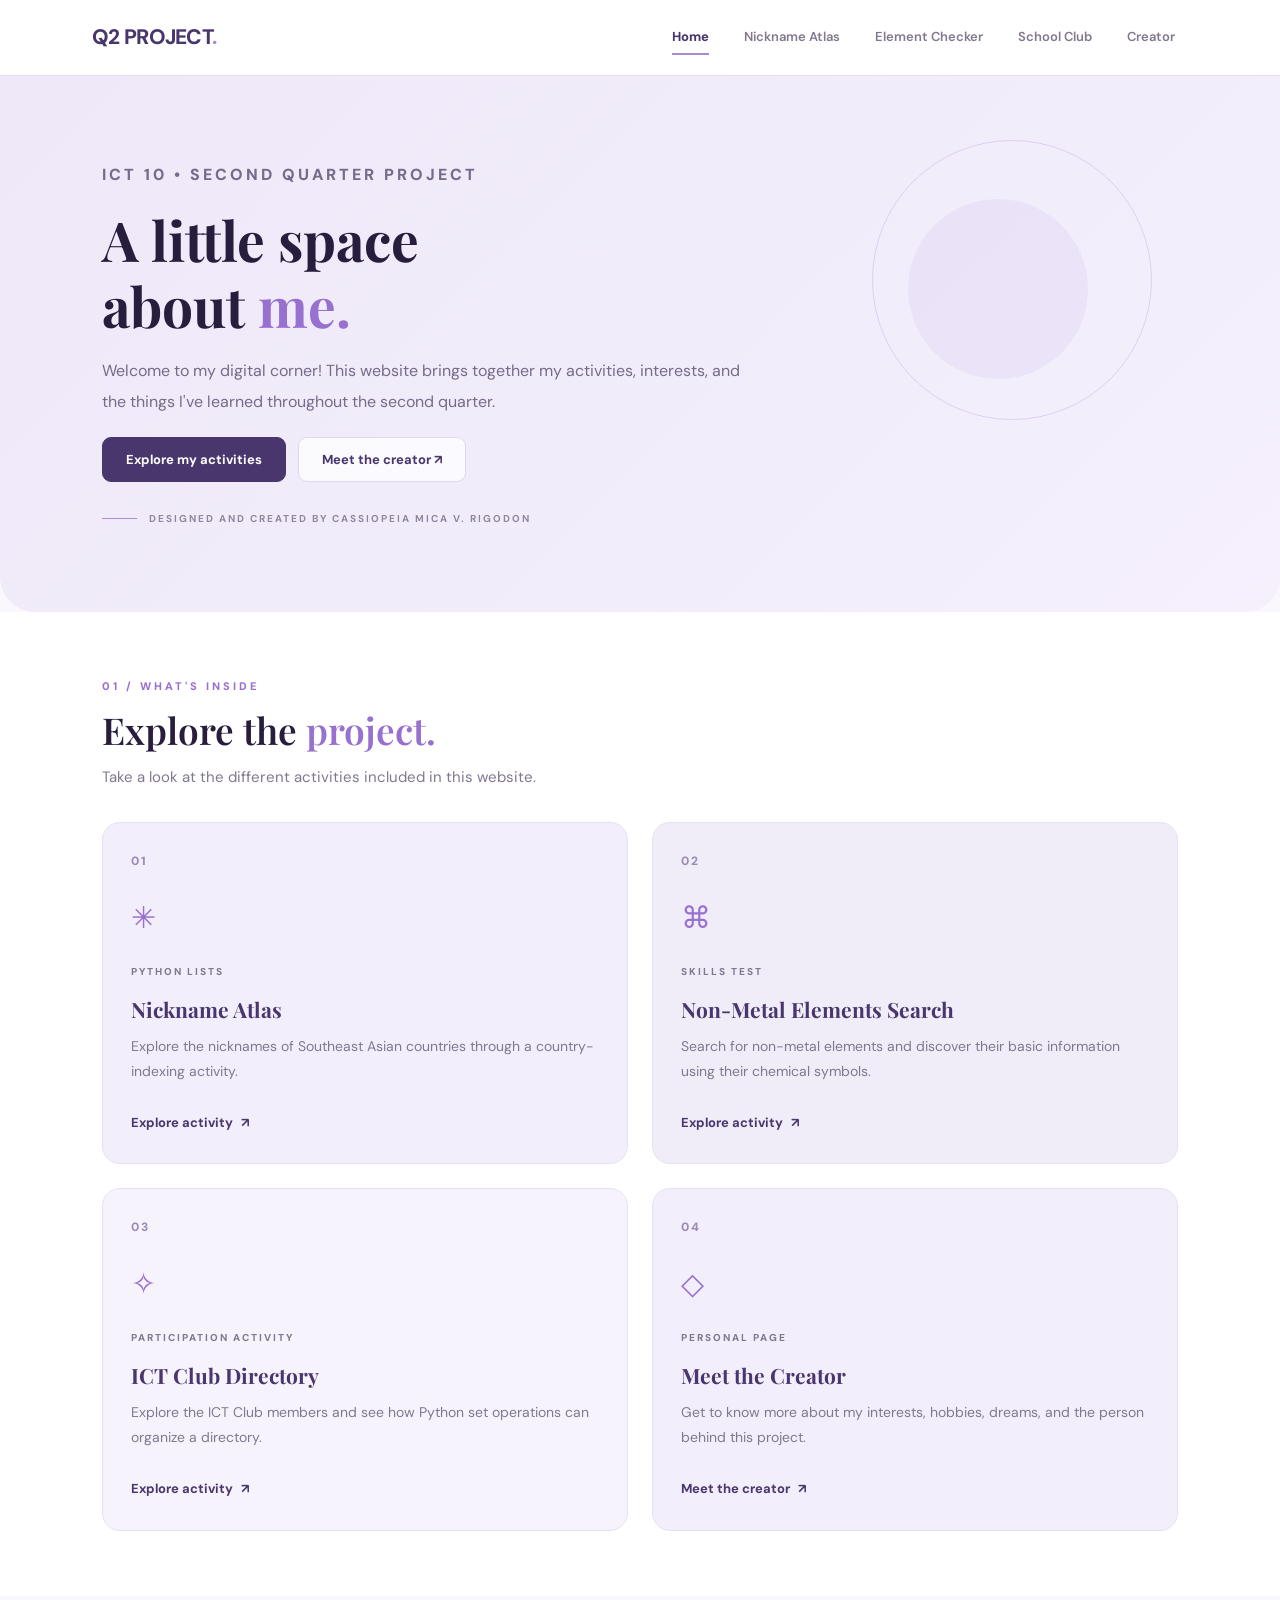
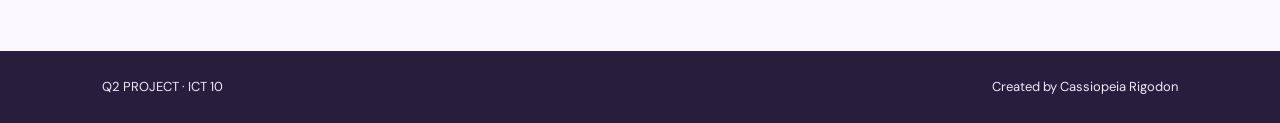
<file: index.html>
<!DOCTYPE html>
<html lang="en">
<head>
    <meta charset="UTF-8">
    <meta name="viewport" content="width=device-width, initial-scale=1.0">
    <title>Q2 Project | Home</title>
    <link rel="stylesheet" href="https://pyscript.net/releases/2025.7.3/core.css">
    <script type="module" src="https://pyscript.net/releases/2025.7.3/core.js"></script>
    <link href="https://cdn.jsdelivr.net/npm/bootstrap@5.3.8/dist/css/bootstrap.min.css" rel="stylesheet">
    <link rel="stylesheet" href="style.css">
</head>
<body>
    <nav class="navbar navbar-expand-lg">
        <div class="container">
            <a class="navbar-brand" href="index.html">Q2 PROJECT<span>.</span></a>
            <button class="navbar-toggler" type="button" data-bs-toggle="collapse" data-bs-target="#navbarNav" aria-label="Toggle navigation">
                <span class="navbar-toggler-icon"></span>
            </button>
            <div class="collapse navbar-collapse" id="navbarNav">
                <div class="navbar-nav ms-auto">
                    <a class="nav-link active" href="index.html">Home</a>
                    <a class="nav-link" href="nickname-atlas.html">Nickname Atlas</a>
                    <a class="nav-link" href="element-checker.html">Element Checker</a>
                    <a class="nav-link" href="school-club.html">School Club</a>
                    <a class="nav-link" href="meet-the-creator.html">Creator</a>
                </div>
            </div>
        </div>
    </nav>

    <header class="hero">
        <div class="hero-decoration decoration-one"></div>
        <div class="hero-decoration decoration-two"></div>
        <div class="container hero-content">
            <p class="eyebrow">ICT 10 • SECOND QUARTER PROJECT</p>
            <h1>A little space<br>about <span>me.</span></h1>
            <p class="hero-description">Welcome to my digital corner! This website brings together my activities, interests, and the things I've learned throughout the second quarter.</p>
            <div class="hero-buttons">
                <a href="#activities" class="btn btn-main">Explore my activities</a>
                <a href="meet-the-creator.html" class="btn btn-light-custom">Meet the creator ↗</a>
            </div>
            <br>
            <div class="hero-note">
                <span class="note-line"></span>
                <span>DESIGNED AND CREATED BY CASSIOPEIA MICA V. RIGODON</span>
            </div>
        </div>
    </header>
    <main>
        <section class="activities-section" id="activities">
            <div class="container">
                <div class="section-heading">
                    <p class="eyebrow">01 / WHAT'S INSIDE</p>
                    <h2>Explore the <span>project.</span></h2>
                    <p>Take a look at the different activities included in this website.</p>
                </div>
                <div class="row g-4">
                    <div class="col-md-6">
                        <article class="activity-card card-lavender">
                            <div class="card-number">01</div>
                            <div class="card-symbol">✳</div>
                            <p class="card-category">PYTHON LISTS</p>
                            <h3>Nickname Atlas</h3>
                            <p>Explore the nicknames of Southeast Asian countries through a country-indexing activity.</p>
                            <a href="nickname-atlas.html">Explore activity <span>↗</span></a>
                        </article>
                    </div>
                    <div class="col-md-6">
                        <article class="activity-card card-blue">
                            <div class="card-number">02</div>
                            <div class="card-symbol">⌘</div>
                            <p class="card-category">SKILLS TEST</p>
                            <h3>Non-Metal Elements Search</h3>
                            <p>Search for non-metal elements and discover their basic information using their chemical symbols.</p>
                            <a href="element-checker.html">Explore activity <span>↗</span></a>
                        </article>
                    </div>
                    <div class="col-md-6">
                        <article class="activity-card card-cream">
                            <div class="card-number">03</div>
                            <div class="card-symbol">✧</div>
                            <p class="card-category">PARTICIPATION ACTIVITY</p>
                            <h3>ICT Club Directory</h3>
                            <p>Explore the ICT Club members and see how Python set operations can organize a directory.</p>
                            <a href="school-club.html">Explore activity <span>↗</span></a>
                        </article>
                    </div>
                    <div class="col-md-6">
                        <article class="activity-card card-lavender">
                            <div class="card-number">04</div>
                            <div class="card-symbol">◇</div>
                            <p class="card-category">PERSONAL PAGE</p>
                            <h3>Meet the Creator</h3>
                            <p>Get to know more about my interests, hobbies, dreams, and the person behind this project.</p>
                            <a href="meet-the-creator.html">Meet the creator <span>↗</span></a>
                        </article>
                    </div>
                </div>
            </div>
        </section>
    </main>
    <footer>
        <div class="container footer-content">
            <p>Q2 PROJECT · ICT 10</p>
            <p>Created by Cassiopeia Rigodon</p>
        </div>
    </footer>
    <script src="https://cdn.jsdelivr.net/npm/bootstrap@5.3.8/dist/js/bootstrap.bundle.min.js"></script>
    <script type="py" src="homepage.py"></script>
</body>
</html>
</file>
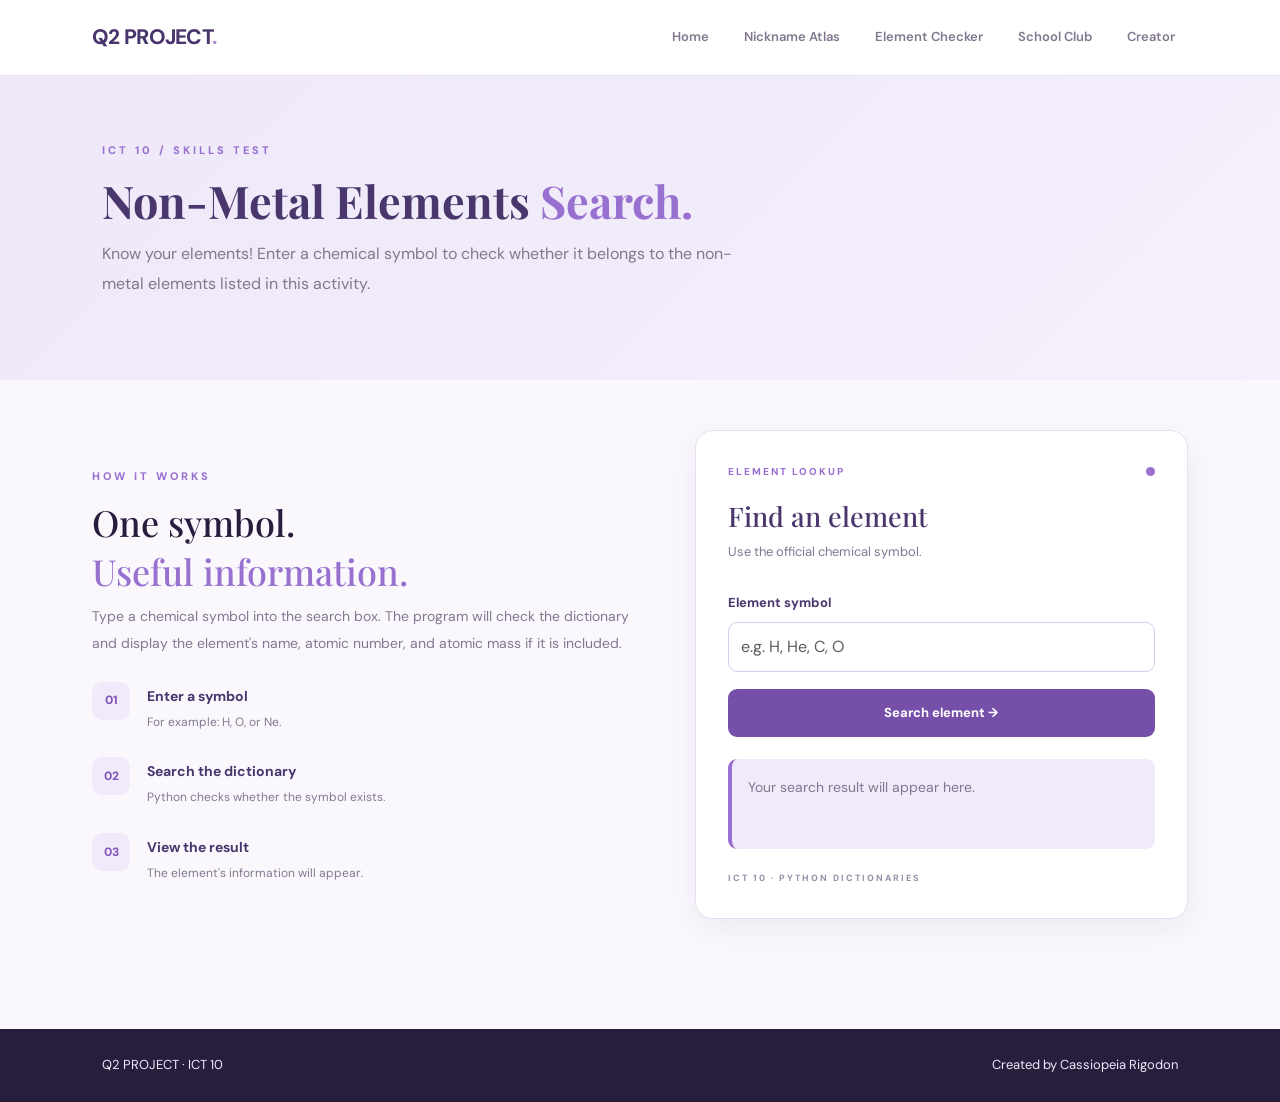
<file: element-checker.html>
<!DOCTYPE html>
<html lang="en">
<head>
    <meta charset="UTF-8">
    <meta name="viewport" content="width=device-width, initial-scale=1.0">
    <title>Q2 Project | Element Checker</title>
    <link rel="stylesheet" href="https://pyscript.net/releases/2025.7.3/core.css">
    <script type="module" src="https://pyscript.net/releases/2025.7.3/core.js"></script>
    <link href="https://cdn.jsdelivr.net/npm/bootstrap@5.3.8/dist/css/bootstrap.min.css" rel="stylesheet">
    <link rel="stylesheet" href="style.css">
</head>
<body class="element-page">
    <nav class="navbar navbar-expand-lg">
        <div class="container">
            <a class="navbar-brand" href="index.html">Q2 PROJECT<span>.</span></a>
            <button class="navbar-toggler" type="button" data-bs-toggle="collapse" data-bs-target="#navbarNav" aria-label="Toggle navigation">
                <span class="navbar-toggler-icon"></span>
            </button>
            <div class="collapse navbar-collapse" id="navbarNav">
                <div class="navbar-nav ms-auto">
                    <a class="nav-link" href="index.html">Home</a>
                    <a class="nav-link" href="nickname-atlas.html">Nickname Atlas</a>
                    <a class="nav-link" href="element-checker.html">Element Checker</a>
                    <a class="nav-link" href="school-club.html">School Club</a>
                    <a class="nav-link" href="meet-the-creator.html">Creator</a>
                </div>
            </div>
        </div>
    </nav>
    <header class="page-banner green-banner">
        <div class="container">
            <p class="eyebrow">ICT 10 / SKILLS TEST</p>
            <h1>Non-Metal Elements <span>Search.</span></h1>
            <p>Know your elements! Enter a chemical symbol to check whether it belongs to the non-metal elements listed in this activity.</p>
        </div>
    </header>
    <main class="container element-main">
        <div class="element-layout">
            <div class="element-info">
                <p class="eyebrow">HOW IT WORKS</p>
                <h2>One symbol.<br><span>Useful information.</span></h2>
                <p>Type a chemical symbol into the search box. The program will check the dictionary and display the element's name, atomic number, and atomic mass if it is included.</p>
                <div class="mini-fact">
                    <span class="fact-icon">01</span>
                    <div>
                        <strong>Enter a symbol</strong>
                        <p>For example: H, O, or Ne.</p>
                    </div>
                </div>
                <div class="mini-fact">
                    <span class="fact-icon">02</span>
                    <div>
                        <strong>Search the dictionary</strong>
                        <p>Python checks whether the symbol exists.</p>
                    </div>
                </div>
                <div class="mini-fact">
                    <span class="fact-icon">03</span>
                    <div>
                        <strong>View the result</strong>
                        <p>The element's information will appear.</p>
                    </div>
                </div>
            </div>
            <section class="element-card">
                <div class="element-card-top">
                    <span class="element-label">ELEMENT LOOKUP</span>
                    <span class="element-dot"></span>
                </div>
                <h2>Find an element</h2>
                <p class="element-hint">Use the official chemical symbol.</p>
                <label for="symbol" class="form-label">Element symbol</label>
                <input type="text" id="symbol" class="form-control" placeholder="e.g. H, He, C, O" maxlength="2">
                <button id="search-button" class="element-button">Search element →</button>
                <div id="result" aria-live="polite">
                    <p class="result-placeholder">Your search result will appear here.</p>
                </div>
                <p class="element-footnote">ICT 10 · PYTHON DICTIONARIES</p>
            </section>
        </div>
    </main>
    <footer>
        <div class="container footer-content">
            <p>Q2 PROJECT · ICT 10</p>
            <p>Created by Cassiopeia Rigodon</p>
        </div>
    </footer>
    <script src="https://cdn.jsdelivr.net/npm/bootstrap@5.3.8/dist/js/bootstrap.bundle.min.js"></script>
    <script type="py" src="element-checker.py"></script>
</body>
</html>
</file>
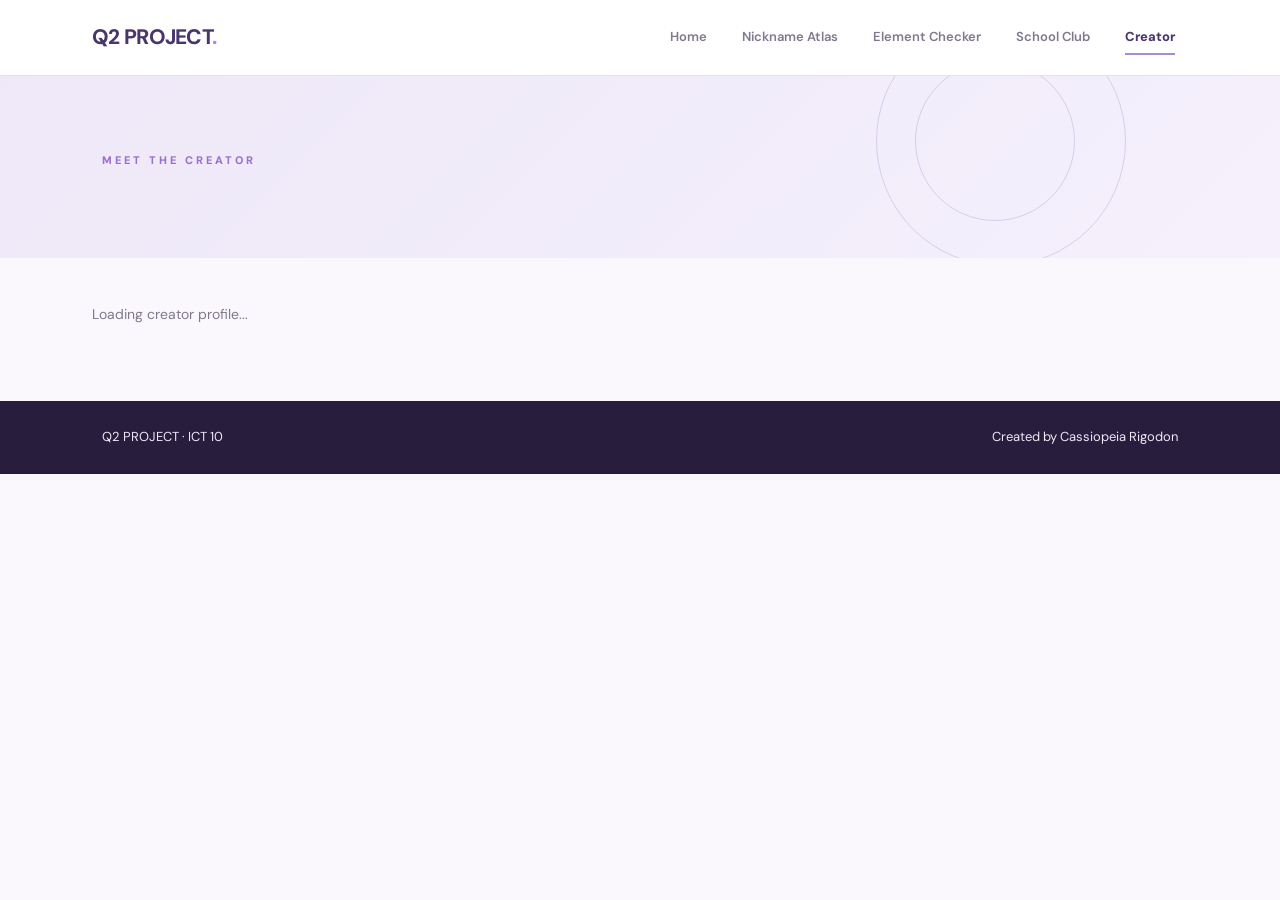
<file: meet-the-creator.html>
<!DOCTYPE html>
<html lang="en">
<head>
    <meta charset="UTF-8">
    <meta name="viewport" content="width=device-width, initial-scale=1.0">
    <title>Q2 Project | Meet the Creator</title>
    <link rel="stylesheet" href="https://pyscript.net/releases/2025.7.3/core.css">
    <script type="module" src="https://pyscript.net/releases/2025.7.3/core.js"></script>
    <link href="https://cdn.jsdelivr.net/npm/bootstrap@5.3.8/dist/css/bootstrap.min.css" rel="stylesheet">
    <link rel="stylesheet" href="style.css">
</head>
<body>
    <nav class="navbar navbar-expand-lg">
        <div class="container">
            <a class="navbar-brand" href="index.html">Q2 PROJECT<span>.</span></a>
            <button class="navbar-toggler" type="button" data-bs-toggle="collapse" data-bs-target="#navbarNav" aria-label="Toggle navigation">
                <span class="navbar-toggler-icon"></span>
            </button>
            <div class="collapse navbar-collapse" id="navbarNav">
                <div class="navbar-nav ms-auto">
                    <a class="nav-link" href="index.html">Home</a>
                    <a class="nav-link" href="nickname-atlas.html">Nickname Atlas</a>
                    <a class="nav-link" href="element-checker.html">Element Checker</a>
                    <a class="nav-link" href="school-club.html">School Club</a>
                    <a class="nav-link active" href="meet-the-creator.html">Creator</a>
                </div>
            </div>
        </div>
    </nav>
    <header class="creator-hero">
        <div class="container creator-hero-inner">
            <p class="eyebrow">MEET THE CREATOR</p>
        </div>
        <div class="creator-orbit orbit-one"></div>
        <div class="creator-orbit orbit-two"></div>
    </header>
    <main class="container creator-main">
        <div id="creator-content">
            <p class="loading-message">Loading creator profile...</p>
        </div>
    </main>
    <footer>
        <div class="container footer-content">
            <p>Q2 PROJECT · ICT 10</p>
            <p>Created by Cassiopeia Rigodon</p>
        </div>
    </footer>
    <script src="https://cdn.jsdelivr.net/npm/bootstrap@5.3.8/dist/js/bootstrap.bundle.min.js"></script>
    <script type="py" src="creator.py"></script>
</body>
</html>
</file>
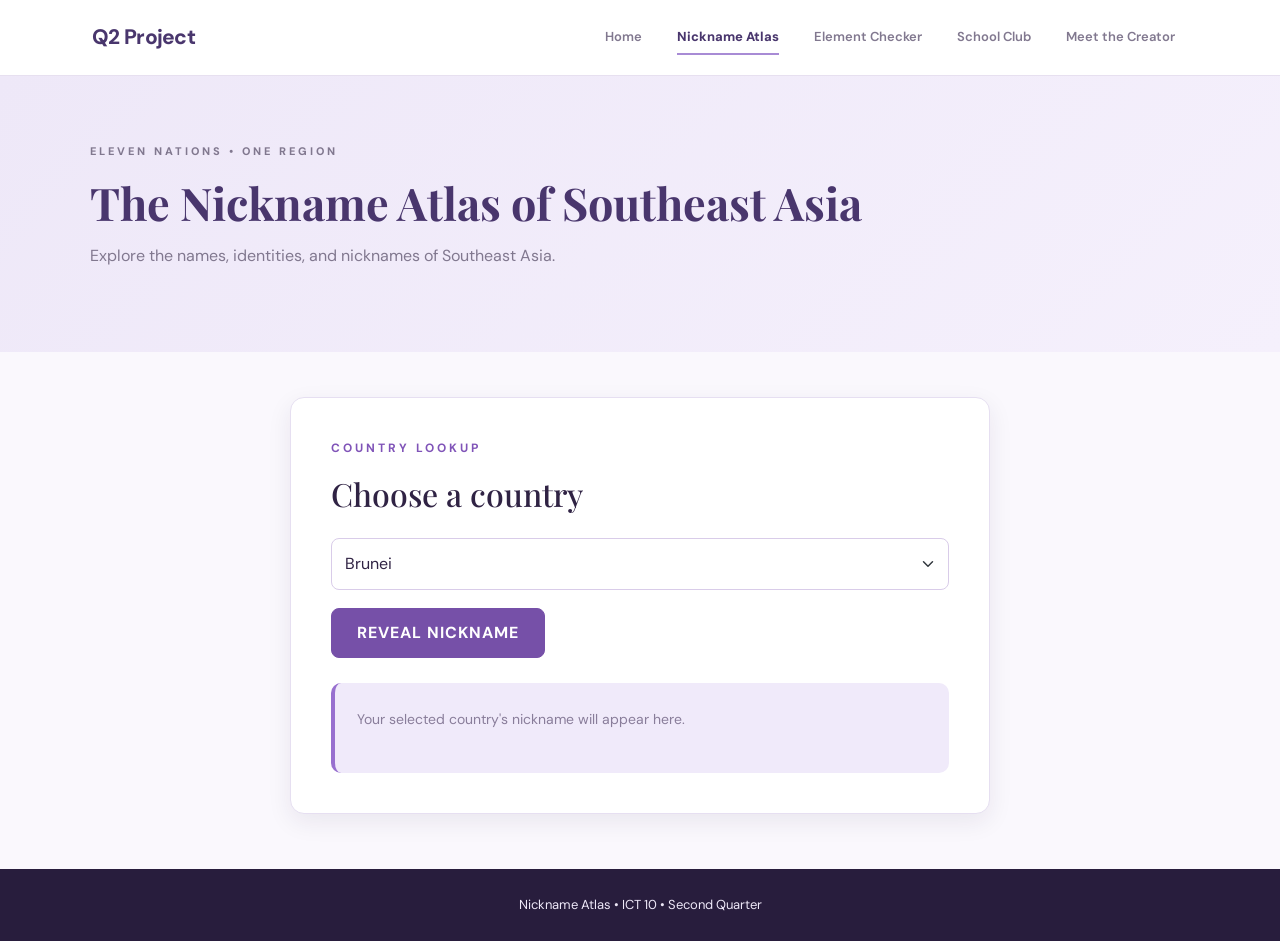
<file: nickname-atlas.html>
<!DOCTYPE html>
<html lang="en">
<head>
    <meta charset="UTF-8">
    <meta name="viewport" content="width=device-width, initial-scale=1.0">
    <link rel="stylesheet" href="https://pyscript.net/releases/2025.7.3/core.css">
    <script type="module" src="https://pyscript.net/releases/2025.7.3/core.js"></script>
    <link href="https://cdn.jsdelivr.net/npm/bootstrap@5.3.8/dist/css/bootstrap.min.css" rel="stylesheet">
    <link rel="stylesheet" href="style.css">
    <title>The Nickname Atlas of Southeast Asia</title>
</head>
<body>
    <nav class="navbar navbar-expand-lg navbar-dark">
        <div class="container">
            <a class="navbar-brand" href="index.html">Q2 Project</a>
            <button class="navbar-toggler" type="button" data-bs-toggle="collapse" data-bs-target="#mainNavbar" aria-controls="mainNavbar" aria-expanded="false" aria-label="Toggle navigation">
                <span class="navbar-toggler-icon"></span>
            </button>
            <div class="collapse navbar-collapse" id="mainNavbar">
                <ul class="navbar-nav ms-auto">
                    <li class="nav-item"><a class="nav-link" href="index.html">Home</a></li>
                    <li class="nav-item"><a class="nav-link active" href="nickname-atlas.html">Nickname Atlas</a></li>
                    <li class="nav-item"><a class="nav-link" href="element-checker.html">Element Checker</a></li>
                    <li class="nav-item"><a class="nav-link" href="school-club.html">School Club</a></li>
                    <li class="nav-item"><a class="nav-link" href="meet-the-creator.html">Meet the Creator</a></li>
                </ul>
            </div>
        </div>
    </nav>

    <header class="page-header">
        <p class="eyebrow">ELEVEN NATIONS • ONE REGION</p>
        <h1>The Nickname Atlas of Southeast Asia</h1>
        <p>Explore the names, identities, and nicknames of Southeast Asia.</p>
    </header>

    <div class="container">
        <div class="lookup-card">
            <p class="section-label">COUNTRY LOOKUP</p>
            <h2>Choose a country</h2>
            <select id="country" class="form-select">
                <option value="0">Brunei</option>
                <option value="1">Cambodia</option>
                <option value="2">Indonesia</option>
                <option value="3">Laos</option>
                <option value="4">Malaysia</option>
                <option value="5">Myanmar (Burma)</option>
                <option value="6">Philippines</option>
                <option value="7">Singapore</option>
                <option value="8">Thailand</option>
                <option value="9">Timor-Leste (East Timor)</option>
                <option value="10">Vietnam</option>
            </select>
            <button class="btn btn-atlas" py-click="show_nickname">REVEAL NICKNAME</button>
            <div id="result"></div>
        </div>
    </div>
    <footer>Nickname Atlas • ICT 10 • Second Quarter</footer>
    <script src="https://cdn.jsdelivr.net/npm/bootstrap@5.3.8/dist/js/bootstrap.bundle.min.js"></script>
    <py-script src="nickname-atlas.py"></py-script>
</body>
</html>
</file>
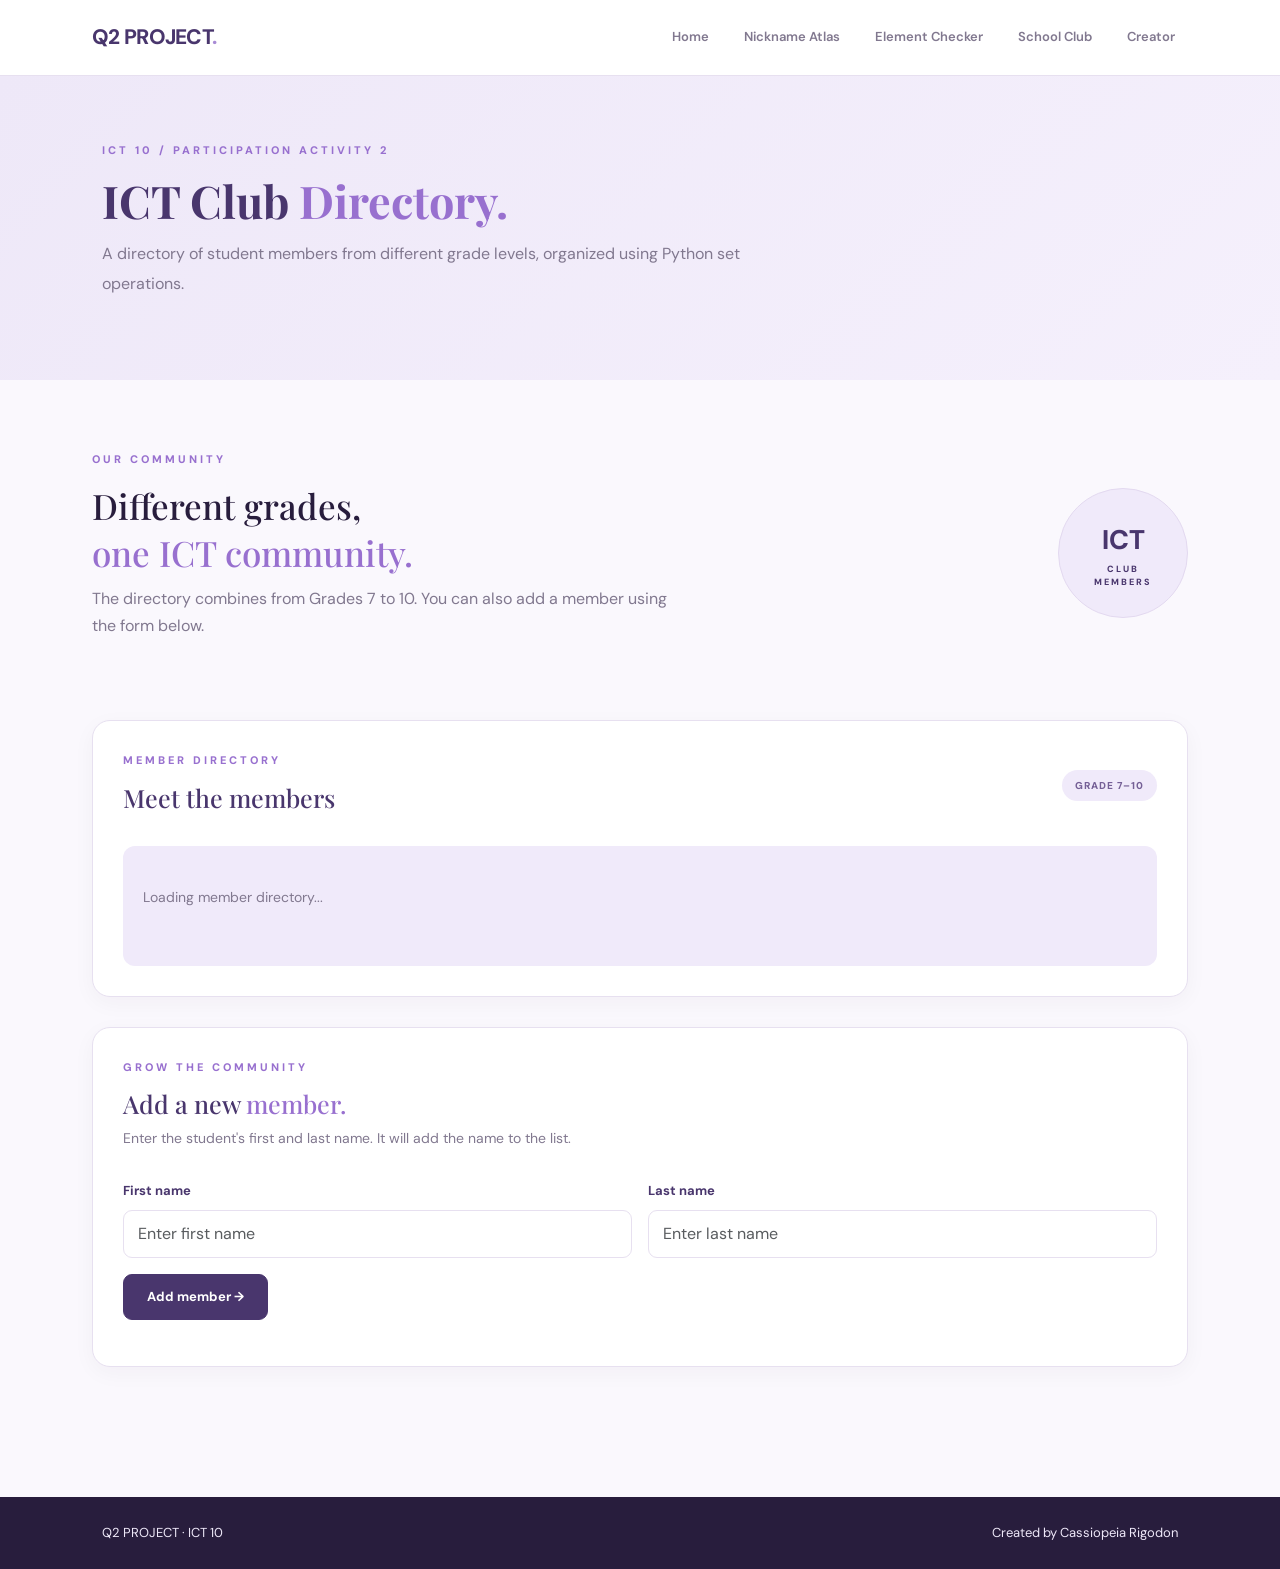
<file: school-club.html>
<!DOCTYPE html>
<html lang="en">
<head>
    <meta charset="UTF-8">
    <meta name="viewport" content="width=device-width, initial-scale=1.0">
    <title>Q2 Project | ICT Club</title>
    <link rel="stylesheet" href="https://pyscript.net/releases/2025.7.3/core.css">
    <script type="module" src="https://pyscript.net/releases/2025.7.3/core.js"></script>
    <link href="https://cdn.jsdelivr.net/npm/bootstrap@5.3.8/dist/css/bootstrap.min.css" rel="stylesheet">
    <link rel="stylesheet" href="style.css">
</head>
<body>
    <nav class="navbar navbar-expand-lg">
        <div class="container">
            <a class="navbar-brand" href="index.html">Q2 PROJECT<span>.</span></a>
            <button class="navbar-toggler" type="button" data-bs-toggle="collapse" data-bs-target="#navbarNav" aria-label="Toggle navigation">
                <span class="navbar-toggler-icon"></span>
            </button>
            <div class="collapse navbar-collapse" id="navbarNav">
                <div class="navbar-nav ms-auto">
                    <a class="nav-link" href="index.html">Home</a>
                    <a class="nav-link" href="nickname-atlas.html">Nickname Atlas</a>
                    <a class="nav-link" href="element-checker.html">Element Checker</a>
                    <a class="nav-link" href="school-club.html">School Club</a>
                    <a class="nav-link" href="meet-the-creator.html">Creator</a>
                </div>
            </div>
        </div>
    </nav>

    <header class="page-banner">
        <div class="container">
            <p class="eyebrow">ICT 10 / PARTICIPATION ACTIVITY 2</p>
            <h1>ICT Club <span>Directory.</span></h1>
            <p>A directory of student members from different grade levels, organized using Python set operations.</p>
        </div>
    </header>

    <main class="container club-main">
        <section class="club-intro">
            <div>
                <p class="eyebrow">OUR COMMUNITY</p>
                <h2>Different grades,<br><span>one ICT community.</span></h2>
                <p>The directory combines from Grades 7 to 10. You can also add a member using the form below.</p>
            </div>
            <div class="club-stamp">
                <span>ICT</span>
                <small>CLUB<br>MEMBERS</small>
            </div>
        </section>

        <section class="club-panel">
            <div class="club-panel-heading">
                <div>
                    <p class="eyebrow">MEMBER DIRECTORY</p>
                    <h2>Meet the members</h2>
                </div>
                <span class="directory-tag">GRADE 7–10</span>
            </div>
            <div id="results">
                <p class="loading-message">Loading member directory...</p>
            </div>
        </section>

        <section class="add-member-panel">
            <div>
                <p class="eyebrow">GROW THE COMMUNITY</p>
                <h2>Add a new <span>member.</span></h2>
                <p>Enter the student's first and last name. It will add the name to the list.</p>
            </div>
            <div class="member-form">
                <div class="row g-3">
                    <div class="col-md-6">
                        <label for="first-name" class="form-label">First name</label>
                        <input type="text" id="first-name" class="form-control" placeholder="Enter first name">
                    </div>
                    <div class="col-md-6">
                        <label for="last-name" class="form-label">Last name</label>
                        <input type="text" id="last-name" class="form-control" placeholder="Enter last name">
                    </div>
                </div>
                <button type="button" id="add-button" class="btn btn-main mt-3">Add member →</button>
                <p id="member-message" class="member-message" aria-live="polite"></p>
            </div>
        </section>
    </main>

    <footer>
        <div class="container footer-content">
            <p>Q2 PROJECT · ICT 10</p>
            <p>Created by Cassiopeia Rigodon</p>
        </div>
    </footer>

    <script src="https://cdn.jsdelivr.net/npm/bootstrap@5.3.8/dist/js/bootstrap.bundle.min.js"></script>
    <script type="py" src="school-club.py"></script>
</body>
</html>
</file>
<file: style.css>
@import url('https://fonts.googleapis.com/css2?family=DM+Sans:wght@400;500;600;700;800&family=Playfair+Display:wght@500;600;700&display=swap');

:root {
    --navy: #49366d;
    --navy-dark: #281d3d;
    --lavender: #a88bd5;
    --lavender-light: #f0eafa;
    --blue-light: #f0edf8;
    --text: #403750;
    --muted: #81788f;
    --white: #ffffff;
    --border: #e7e0f0;
    --cream: #f7f3fc;
    --terracotta: #9870cf;
    --terracotta-light: #c4a9ed;
    --atlas-background: #211936;
}

* {
    box-sizing: border-box;
}

html {
    scroll-behavior: smooth;
    scroll-padding-top: 85px;
}

body {
    font-family: 'DM Sans', sans-serif;
    background: #faf8fd;
    color: var(--text);
    margin: 0;
    line-height: 1.7;
}

a {
    color: var(--navy);
    text-decoration: none;
    transition: color 0.2s ease;
}

a:hover {
    color: #9870cf;
}

h1, h2, h3, h4 {
    font-family: 'Playfair Display', serif;
}

.container {
    max-width: 1120px;
}

/* =========================================
   GLOBAL NAVIGATION
========================================= */

.navbar {
    width: 100%;
    min-height: 76px;
    background: #ffffff !important;
    padding: 13px 5%;
    border-bottom: 1px solid var(--border);
    position: relative;
    z-index: 1000;
}

.navbar .container {
    max-width: 1120px;
    width: 100%;
    display: flex;
    align-items: center;
}

.navbar-brand {
    color: var(--navy) !important;
    font-family: 'DM Sans', sans-serif;
    font-size: 21px;
    font-weight: 800;
    letter-spacing: -0.7px;
    padding: 0;
    margin: 0;
    white-space: nowrap;
}

.navbar-brand span {
    color: var(--lavender);
}

.navbar-brand:hover {
    color: #9870cf !important;
}

.navbar-collapse {
    align-items: center;
}

.navbar-nav {
    align-items: center;
    gap: 9px;
}

.navbar-nav .nav-link {
    position: relative;
    color: #81788f !important;
    font-family: 'DM Sans', sans-serif;
    font-size: 13px;
    font-weight: 600;
    padding: 9px 13px !important;
    margin: 0;
    transition: color 0.2s ease;
}

.navbar-nav .nav-link::after {
    content: '';
    position: absolute;
    bottom: 3px;
    left: 13px;
    width: 0;
    height: 2px;
    background: var(--lavender);
    transition: width 0.25s ease;
}

.navbar-nav .nav-link:hover {
    color: var(--navy) !important;
}

.navbar-nav .nav-link:hover::after,
.navbar-nav .nav-link.active::after {
    width: calc(100% - 26px);
}

.navbar-nav .nav-link.active {
    color: var(--navy) !important;
    font-weight: 800;
}

.navbar-toggler {
    border: 1px solid var(--border) !important;
    border-radius: 9px;
    padding: 7px 10px;
    box-shadow: none !important;
}

.navbar-toggler:focus {
    box-shadow: 0 0 0 3px rgba(168, 139, 213, 0.18) !important;
}

.navbar-toggler-icon {
    width: 21px;
    height: 21px;
}

/* =========================================
   GENERAL LAYOUT
========================================= */

section {
    padding: 55px 0;
}

.section-heading {
    margin-bottom: 32px;
}

.section-heading h2 {
    color: var(--navy-dark);
    font-size: clamp(27px, 4vw, 37px);
    font-weight: 600;
    margin-bottom: 12px;
}

.section-heading h2 span {
    color: #9870cf;
}

.section-heading > p:not(.eyebrow) {
    color: var(--muted);
    font-size: 15px;
    max-width: 650px;
}

.section-title {
    color: var(--navy);
    font-family: 'Playfair Display', serif;
    font-size: 32px;
    font-weight: 600;
    margin-bottom: 12px;
}

.section-description {
    color: var(--muted);
    font-size: 15px;
    margin-bottom: 30px;
}

.eyebrow {
    color: #9870cf;
    font-size: 11px;
    font-weight: 800;
    letter-spacing: 3px;
    text-transform: uppercase;
    margin-bottom: 13px;
}

.loading-message {
    color: var(--muted);
    font-size: 14px;
    padding: 20px 0;
}

/* =========================================
   HOMEPAGE HERO
========================================= */

.hero {
    position: relative;
    overflow: hidden;
    background: linear-gradient(135deg, #eee8f8, #f5f0fc);
    padding: 85px 7%;
    border-radius: 0 0 35px 35px;
}

.hero-content {
    position: relative;
    z-index: 2;
}

.hero h1 {
    color: var(--navy-dark);
    font-family: 'Playfair Display', serif;
    font-size: clamp(36px, 5vw, 55px);
    font-weight: 700;
    line-height: 1.2;
    margin: 18px 0;
}

.hero h1 span {
    color: #9870cf;
}

.hero p {
    color: #766b88;
    font-size: 16px;
    max-width: 650px;
}

.hero-description {
    line-height: 1.9;
}

.hero-buttons {
    display: flex;
    flex-wrap: wrap;
    gap: 12px;
    margin-top: 20px;
}

.hero-buttons .btn {
    margin-top: 0;
}

.hero-note {
    display: flex;
    align-items: center;
    gap: 12px;
    color: #91869e;
    font-size: 10px;
    font-weight: 700;
    letter-spacing: 2px;
}

.note-line {
    width: 35px;
    height: 1px;
    background: var(--lavender);
}

.hero-decoration {
    position: absolute;
    border-radius: 50%;
    pointer-events: none;
}

.decoration-one {
    width: 280px;
    height: 280px;
    border: 1px solid rgba(168, 139, 213, 0.3);
    right: 10%;
    top: 12%;
}

.decoration-two {
    width: 180px;
    height: 180px;
    background: rgba(168, 139, 213, 0.1);
    right: 15%;
    top: 23%;
}

/* =========================================
   BUTTONS
========================================= */

.btn-main {
    background: var(--navy);
    color: var(--white);
    border: 1px solid var(--navy);
    border-radius: 9px;
    padding: 12px 23px;
    font-size: 13px;
    font-weight: 700;
    transition: 0.25s ease;
}

.btn-main:hover {
    background: #624b89;
    border-color: #624b89;
    color: var(--white);
    transform: translateY(-2px);
}

.btn-light-custom {
    background: rgba(255, 255, 255, 0.75);
    color: var(--navy);
    border: 1px solid #e1d8ee;
    border-radius: 9px;
    padding: 12px 23px;
    font-size: 13px;
    font-weight: 700;
    transition: 0.25s ease;
}

.btn-light-custom:hover {
    background: white;
    color: var(--navy);
    transform: translateY(-2px);
}

.btn-primary {
    background: var(--navy);
    border-color: var(--navy);
    border-radius: 10px;
    padding: 11px 23px;
    font-weight: 600;
}

.btn-primary:hover {
    background: #624b89;
    border-color: #624b89;
}

.btn-outline-primary {
    color: var(--navy);
    border-color: var(--navy);
    border-radius: 10px;
}

.btn-outline-primary:hover {
    background: var(--navy);
    border-color: var(--navy);
}

/* =========================================
   ABOUT / INTRODUCTION
========================================= */

.intro-section {
    padding: 70px 7%;
}

.about-section {
    padding: 65px 7%;
}

.about-box {
    background: var(--white);
    border: 1px solid var(--border);
    border-radius: 20px;
    padding: 30px;
    box-shadow: 0 5px 20px rgba(40, 29, 61, 0.04);
}

/* =========================================
   ACTIVITY CARDS
========================================= */

.activities-section {
    padding: 65px 7%;
    background: #ffffff;
}

.activity-card {
    height: 100%;
    position: relative;
    background: var(--white);
    border: 1px solid var(--border);
    border-radius: 18px;
    padding: 28px;
    transition: transform 0.25s ease, box-shadow 0.25s ease;
}

.activity-card:hover {
    transform: translateY(-5px);
    box-shadow: 0 12px 28px rgba(40, 29, 61, 0.09);
}

.card-lavender {
    background: #f3eefb;
}

.card-blue {
    background: #f0edf8;
}

.card-cream {
    background: #f7f3fc;
}

.card-number {
    color: #9a8bb5;
    font-size: 12px;
    font-weight: 800;
    letter-spacing: 2px;
}

.card-symbol {
    color: #9870cf;
    font-size: 30px;
    margin: 20px 0;
}

.card-category {
    color: #9870cf;
    font-size: 10px !important;
    font-weight: 800;
    letter-spacing: 2px;
}

.activity-card h3 {
    color: var(--navy);
    font-size: 21px;
    font-weight: 700;
    margin-bottom: 12px;
}

.activity-card p {
    color: var(--muted);
    font-size: 14px;
    line-height: 1.8;
}

.activity-card a {
    display: inline-block;
    margin-top: 12px;
    font-weight: 700;
    font-size: 13px;
}

.activity-card a span {
    margin-left: 5px;
}

/* =========================================
   CLOSING SECTION
========================================= */

.closing-section {
    padding: 75px 7%;
    background: linear-gradient(135deg, #eee8f8, #f5f0fc);
}

.closing-section h2 {
    color: var(--navy-dark);
    font-size: clamp(30px, 5vw, 45px);
    line-height: 1.35;
}

.closing-section h2 span {
    color: #9870cf;
}

/* =========================================
   GENERAL PAGE BANNERS
========================================= */

.page-banner,
.page-header {
    background: linear-gradient(135deg, #eee8f8, #f5f0fc);
    padding: 65px 7%;
    position: relative;
    overflow: hidden;
}

.page-banner h1,
.page-header h1 {
    color: var(--navy);
    font-family: 'Playfair Display', serif;
    font-size: clamp(32px, 5vw, 45px);
    font-weight: 700;
    margin: 12px 0;
}

.page-banner h1 span {
    color: #9870cf;
}

.page-banner p:not(.eyebrow),
.page-header p {
    color: var(--muted);
    max-width: 650px;
    line-height: 1.9;
}

.green-banner {
    background: linear-gradient(135deg, #eee8f8, #f5f0fc);
}

.green-banner h1 {
    color: var(--navy);
}

.green-banner h1 span {
    color: #9870cf;
}

/* =========================================
   MEET THE CREATOR
========================================= */

.creator-hero {
    position: relative;
    overflow: hidden;
    background: linear-gradient(135deg, #eee8f8, #f5f0fc);
    padding: 75px 7%;
}

.creator-hero-inner {
    position: relative;
    z-index: 2;
}

.creator-hero-inner > p:not(.eyebrow) {
    color: var(--muted);
    max-width: 550px;
    font-size: 15px;
}

.creator-orbit {
    position: absolute;
    border: 1px solid rgba(168, 139, 213, 0.35);
    border-radius: 50%;
    pointer-events: none;
}

.orbit-one {
    width: 250px;
    height: 250px;
    right: 12%;
    top: -60px;
}

.orbit-two {
    width: 160px;
    height: 160px;
    right: 16%;
    top: -15px;
}

.creator-main {
    padding-top: 25px;
}

.creator-profile {
    max-width: 900px;
    margin: 45px auto;
    padding: 45px;
    background: var(--white);
    border: 1px solid var(--border);
    border-radius: 22px;
    box-shadow: 0 8px 25px rgba(40, 29, 61, 0.06);
}

.creator-profile .eyebrow {
    color: #9870cf;
    font-size: 12px;
    font-weight: 800;
    letter-spacing: 3px;
    text-transform: uppercase;
    margin-bottom: 12px;
}

.creator-profile h2 {
    color: var(--navy);
    font-family: 'Playfair Display', serif;
    font-size: 36px;
    margin-bottom: 8px;
}

.creator-subtitle {
    color: #9870cf;
    font-size: 15px;
    font-weight: 600;
    margin-bottom: 25px;
}

.creator-profile > p:not(.eyebrow):not(.creator-subtitle) {
    color: #766b88;
    font-size: 15px;
    line-height: 1.9;
}

.creator-profile hr {
    border: 0;
    border-top: 1px solid var(--border);
    margin: 30px 0;
}

.creator-profile h3 {
    color: var(--navy);
    font-size: 19px;
    font-weight: 700;
    margin: 25px 0 15px;
}

.creator-profile ul {
    list-style: none;
    padding: 0;
    display: grid;
    grid-template-columns: repeat(2, minmax(0, 1fr));
    gap: 12px;
}

.creator-profile li {
    background: var(--lavender-light);
    color: #625675;
    padding: 14px 17px;
    border-radius: 12px;
    font-size: 14px;
    line-height: 1.6;
    border-left: 3px solid var(--lavender);
}

.quote-box {
    background: var(--blue-light);
    padding: 25px;
    border-radius: 16px;
    text-align: center;
    margin-top: 25px;
}

.quote-box h3 {
    margin-top: 0;
    color: var(--navy);
}

.quote-box p {
    color: #625675;
    font-family: 'Playfair Display', serif;
    font-size: 18px;
    font-style: italic;
    line-height: 1.8;
    margin-bottom: 0;
}

/* =========================================
   SCHOOL CLUB
========================================= */

.club-main {
    padding-top: 35px;
    padding-bottom: 45px;
}

.club-intro {
    display: flex;
    align-items: center;
    justify-content: space-between;
    gap: 35px;
    padding: 35px 0;
}

.club-intro h2 {
    color: var(--navy-dark);
    font-size: 35px;
    line-height: 1.35;
}

.club-intro h2 span {
    color: #9870cf;
}

.club-intro > div:first-child > p:not(.eyebrow) {
    color: var(--muted);
    max-width: 580px;
}

.club-stamp {
    width: 130px;
    height: 130px;
    flex-shrink: 0;
    display: flex;
    flex-direction: column;
    justify-content: center;
    align-items: center;
    background: var(--lavender-light);
    border: 1px solid #e3d9f0;
    border-radius: 50%;
    color: var(--navy);
}

.club-stamp span {
    font-size: 27px;
    font-weight: 800;
}

.club-stamp small {
    font-size: 9px;
    letter-spacing: 2px;
    font-weight: 800;
    text-align: center;
    line-height: 1.4;
}

.club-panel,
.add-member-panel {
    background: #ffffff;
    border: 1px solid var(--border);
    border-radius: 18px;
    padding: 30px;
    margin: 30px 0;
    box-shadow: 0 6px 22px rgba(40, 29, 61, 0.04);
}

.club-panel-heading {
    display: flex;
    align-items: center;
    justify-content: space-between;
    gap: 15px;
}

.club-panel-heading h2,
.add-member-panel h2 {
    color: var(--navy);
    font-size: 25px;
}

.directory-tag {
    background: var(--lavender-light);
    color: #756096;
    border-radius: 20px;
    padding: 7px 13px;
    font-size: 10px;
    font-weight: 800;
    letter-spacing: 1px;
}

.club-container {
    max-width: 900px;
    margin: 40px auto;
    padding: 35px;
    background: var(--white);
    border: 1px solid var(--border);
    border-radius: 20px;
    box-shadow: 0 6px 22px rgba(40, 29, 61, 0.05);
}

.club-container h2,
.club-container h3 {
    color: var(--navy);
}

.club-container input,
.member-form input {
    border: 1px solid var(--border);
    border-radius: 9px;
    padding: 11px 14px;
}

.club-container input:focus,
.member-form input:focus {
    border-color: var(--lavender);
    box-shadow: 0 0 0 3px rgba(168, 139, 213, 0.15);
    outline: none;
}

#results {
    margin-top: 25px;
    padding: 20px;
    background: var(--lavender-light);
    border-radius: 12px;
    overflow-wrap: anywhere;
}

#results h3 {
    font-size: 20px;
    font-weight: 700;
}

.add-member-panel h2 span {
    color: #9870cf;
}

.add-member-panel > div:first-child > p:not(.eyebrow) {
    color: var(--muted);
    font-size: 14px;
}

.member-form {
    margin-top: 25px;
}

.member-form .form-label {
    color: var(--navy);
    font-weight: 700;
    font-size: 13px;
}

.member-message {
    color: var(--muted);
    font-size: 13px;
    margin-top: 12px;
}

/* =========================================
   ELEMENT CHECKER — PURPLE THEME
========================================= */

.element-page {
    min-height: 100vh;
    background: #faf8fd;
    color: var(--text);
}

.element-main {
    padding-top: 50px;
    padding-bottom: 55px;
}

.element-layout {
    display: grid;
    grid-template-columns: 1fr 0.9fr;
    align-items: center;
    gap: 55px;
}

.element-info h2 {
    color: var(--navy-dark);
    font-size: 36px;
    line-height: 1.35;
}

.element-info h2 span {
    color: #9870cf;
}

.element-info > p:not(.eyebrow) {
    color: var(--muted);
    font-size: 14px;
    line-height: 1.9;
}

.mini-fact {
    display: flex;
    align-items: flex-start;
    gap: 17px;
    margin-top: 25px;
}

.fact-icon {
    display: flex;
    align-items: center;
    justify-content: center;
    flex-shrink: 0;
    width: 38px;
    height: 38px;
    background: #f0eafa;
    border-radius: 10px;
    color: #8054b8;
    font-size: 12px;
    font-weight: 800;
}

.mini-fact strong {
    color: var(--navy);
    font-size: 14px;
}

.mini-fact p {
    color: var(--muted);
    font-size: 12px;
    margin: 3px 0 0;
}

.element-card {
    background: #ffffff;
    border: 1px solid var(--border);
    border-radius: 18px;
    padding: 32px;
    box-shadow: 0 10px 30px rgba(40, 29, 61, 0.06);
}

.element-card-top {
    display: flex;
    justify-content: space-between;
    align-items: center;
    margin-bottom: 20px;
}

.element-label {
    color: #9870cf;
    font-size: 10px;
    font-weight: 800;
    letter-spacing: 2px;
}

.element-dot {
    width: 9px;
    height: 9px;
    background: #9870cf;
    border-radius: 50%;
}

.element-card h2 {
    color: var(--navy);
    font-size: 27px;
}

.element-hint {
    color: var(--muted);
    font-size: 13px;
    margin-bottom: 25px;
}

.element-card .form-label {
    color: var(--navy);
    font-weight: 700;
    font-size: 13px;
}

.element-card .form-control {
    border: 1px solid #d9cce9;
    border-radius: 9px;
    padding: 12px;
    box-shadow: none;
}

.element-card .form-control:focus {
    border-color: #9870cf;
    box-shadow: 0 0 0 3px rgba(152, 112, 207, 0.15);
}

.element-button {
    width: 100%;
    margin-top: 17px;
    background: #7650a8;
    color: white;
    border: none;
    border-radius: 9px;
    padding: 13px;
    font-size: 13px;
    font-weight: 700;
    transition: 0.2s ease;
}

.element-button:hover {
    background: #49366d;
}

.element-button span {
    margin-left: 7px;
}

.element-card #result {
    margin-top: 22px;
    padding: 16px;
    background: #f0eafa;
    border-left: 4px solid #9870cf;
    border-radius: 9px;
    color: var(--navy);
    font-size: 14px;
    line-height: 1.8;
}

.element-card #result p {
    margin: 0;
}

.result-placeholder {
    color: var(--muted);
}

.element-card .result-card {
    background: #f0eafa;
    border: 1px solid #e0d4f0;
    border-radius: 12px;
    padding: 18px;
}

.element-card .result-card h3 {
    color: var(--navy);
    font-weight: 800;
}

.element-card .result-card p {
    margin-bottom: 7px;
}

.element-footnote {
    margin: 22px 0 0;
    color: #9a90a8;
    font-size: 9px;
    font-weight: 800;
    letter-spacing: 2px;
}

/* Legacy element checker compatibility */

.element-checker-page {
    background: #f5f1fb;
    color: var(--text);
    min-height: 100vh;
    padding: 45px 0;
}

.element-checker-page h1 {
    color: var(--navy);
    font-weight: 800;
    text-align: center;
    margin-bottom: 30px;
}

.element-checker-page .card {
    max-width: 650px;
    margin: auto;
    border: 1px solid var(--border);
    border-radius: 18px;
    background: #ffffff;
    padding: 30px !important;
}

/* =========================================
   SEATWORK 1
========================================= */

.seatwork-container {
    max-width: 1000px;
    margin: 0 auto;
    color: var(--navy-dark);
}

.seatwork-heading {
    margin-bottom: 35px;
    padding-bottom: 20px;
    border-bottom: 1px solid #e4ddef;
}

.seatwork-heading h1 {
    font-size: 2rem;
    font-weight: 700;
    margin-bottom: 8px;
}

.seatwork-heading p {
    color: var(--muted);
    margin: 0;
}

.seatwork-section {
    margin-bottom: 30px;
}

.seatwork-section h2 {
    font-size: 1.2rem;
    font-weight: 700;
    margin-bottom: 16px;
}

.info-grid,
.data-type-grid {
    display: grid;
    grid-template-columns: repeat(2, minmax(0, 1fr));
    gap: 12px;
}

.info-item,
.data-type-item {
    background: #f8f5fc;
    border: 1px solid #e9e2f2;
    border-radius: 12px;
    padding: 16px 18px;
    min-width: 0;
}

.info-item span,
.data-type-item span {
    display: block;
    color: var(--muted);
    font-size: 0.85rem;
    margin-bottom: 6px;
}

.info-item strong,
.data-type-item strong {
    display: block;
    font-size: 1rem;
    font-weight: 600;
    overflow-wrap: anywhere;
}

.data-type-item {
    background: #f1ecf9;
}

.data-type-item span {
    color: #8065a8;
    font-weight: 700;
    text-transform: uppercase;
    letter-spacing: 0.04em;
}

.days-list {
    background: #f8f5fc;
    border: 1px solid #e9e2f2;
    border-radius: 12px;
    padding: 16px;
    line-height: 1.9;
    margin: 0;
}

/* =========================================
   NICKNAME ATLAS — PURPLE THEME
========================================= */

.atlas-page {
    background: #faf8fd;
}

.atlas-header {
    background: var(--atlas-background);
    color: #f7f2ff;
    padding: 85px 8% 75px;
    position: relative;
    overflow: hidden;
}

.atlas-header::after {
    content: "11";
    position: absolute;
    right: 9%;
    top: 5px;
    font-family: 'Playfair Display', serif;
    font-size: clamp(12rem, 25vw, 23rem);
    font-weight: 700;
    color: rgba(220, 201, 255, 0.06);
    line-height: 1;
    pointer-events: none;
}

.atlas-header-content {
    max-width: 1100px;
    margin: auto;
    position: relative;
    z-index: 1;
}

.atlas-eyebrow {
    color: #c7a9ff;
    font-size: 0.78rem;
    font-weight: 700;
    letter-spacing: 4px;
    margin-bottom: 22px;
}

.atlas-header h1 {
    color: #f7f2ff;
    font-size: clamp(3rem, 8vw, 6rem);
    line-height: 1;
    letter-spacing: -2px;
    margin-bottom: 25px;
}

.atlas-header h1 span {
    color: #c7a9ff;
}

.atlas-header-subtitle {
    color: #e1d8f0;
    font-family: 'Playfair Display', serif;
    font-size: clamp(1.4rem, 3vw, 2rem);
    line-height: 1.4;
    margin-bottom: 15px;
}

.atlas-header-description {
    color: #c5bad8;
    max-width: 470px;
    font-size: 0.95rem;
}

.atlas-header-line {
    width: 65px;
    height: 3px;
    background: #a77bea;
    margin-top: 30px;
}

.atlas-main {
    padding: 30px 15px 55px;
}

.lookup-card {
    max-width: 700px;
    margin: 45px auto;
    padding: 40px;
    background: #ffffff;
    border: 1px solid #e6dff1;
    border-radius: 14px;
    box-shadow: 0 8px 25px rgba(40, 25, 65, 0.08);
}

.section-label {
    color: #8054b8;
    font-size: 0.75rem;
    font-weight: 700;
    letter-spacing: 3px;
}

.lookup-card h2 {
    color: #302344;
    margin: 10px 0 25px;
}

.lookup-card .form-select {
    padding: 13px;
    border-color: #d9cce9;
    margin-bottom: 18px;
    color: #302344;
    border-radius: 8px;
}

.lookup-card .form-select:focus {
    border-color: #9870cf;
    box-shadow: 0 0 0 3px rgba(152, 112, 207, 0.16);
}

.btn-atlas {
    background: #7650a8;
    color: #ffffff;
    padding: 12px 25px;
    font-weight: 700;
    letter-spacing: 1px;
    border: 1px solid #7650a8;
    border-radius: 8px;
    transition: 0.2s ease;
}

.btn-atlas:hover {
    background: #392653;
    border-color: #392653;
    color: #ffffff;
}

#result,
.atlas-result,
#nickname-result {
    margin-top: 25px;
    min-height: 90px;
    padding: 22px;
    background: #f0eafa;
    border-left: 4px solid #9870cf;
    border-radius: 10px;
    color: #302344;
    overflow-wrap: anywhere;
}

#result:empty::before {
    content: "Your selected country's nickname will appear here.";
    color: #897d9a;
    font-family: 'DM Sans', sans-serif;
    font-size: 14px;
}

.atlas-result .result-placeholder {
    color: #897d9a;
    font-size: 14px;
    margin: 0;
}

.result-country {
    color: #8054b8;
    font-family: 'DM Sans', sans-serif;
    font-size: 11px;
    font-weight: 800;
    letter-spacing: 2px;
    text-transform: uppercase;
    margin-bottom: 8px;
}

#result h3,
#nickname-result h3 {
    color: #302344;
    font-family: 'Playfair Display', serif;
    font-size: 1.5rem;
    margin: 0;
}

/* =========================================
   FOOTER
========================================= */

footer {
    background: var(--navy-dark);
    color: #eee8f8;
    padding: 25px 7%;
    text-align: center;
    font-size: 13px;
    margin-top: 55px;
}

.footer-content {
    display: flex;
    align-items: center;
    justify-content: space-between;
    gap: 15px;
}

footer p {
    margin: 0;
}

/* =========================================
   RESPONSIVE DESIGN
========================================= */

@media (max-width: 991px) {
    .navbar {
        padding: 13px 5%;
    }

    .navbar-collapse {
        padding-top: 15px;
    }

    .navbar-nav {
        align-items: flex-start;
        gap: 2px;
    }

    .navbar-nav .nav-link {
        width: 100%;
        padding: 10px 5px !important;
    }

    .navbar-nav .nav-link::after {
        display: none;
    }

    .navbar-nav .nav-link.active {
        background: var(--lavender-light);
        border-radius: 7px;
        padding-left: 12px !important;
    }

    .element-layout {
        grid-template-columns: 1fr;
        gap: 35px;
    }
}

@media (max-width: 768px) {
    .hero {
        padding: 60px 7%;
    }

    .hero h1 {
        font-size: 36px;
    }

    .section-title {
        font-size: 27px;
    }

    .intro-section,
    .activities-section {
        padding: 45px 7%;
    }

    .creator-profile {
        padding: 28px 22px;
        margin: 25px 15px;
    }

    .creator-profile h2 {
        font-size: 29px;
    }

    .creator-profile ul {
        grid-template-columns: 1fr;
    }

    .creator-hero {
        padding: 55px 7%;
    }

    .club-container {
        margin: 20px 15px;
        padding: 23px;
    }

    .club-intro {
        align-items: flex-start;
    }

    .club-intro h2 {
        font-size: 29px;
    }

    .club-stamp {
        width: 100px;
        height: 100px;
    }

    .page-banner,
    .page-header {
        padding: 50px 7%;
    }

    .atlas-header {
        padding: 65px 7%;
    }

    .atlas-header::after {
        right: -5%;
        top: 30px;
    }

    .lookup-card {
        margin: 40px 12px;
        padding: 28px 22px;
    }

    .element-card {
        padding: 25px;
    }
}

@media (max-width: 576px) {
    .info-grid,
    .data-type-grid {
        grid-template-columns: 1fr;
    }

    .seatwork-heading h1 {
        font-size: 1.65rem;
    }

    .footer-content {
        flex-direction: column;
        text-align: center;
    }

    .club-intro {
        flex-direction: column;
    }

    .club-stamp {
        width: 90px;
        height: 90px;
    }

    .club-panel,
    .add-member-panel {
        padding: 22px;
    }

    .element-info h2 {
        font-size: 30px;
    }

    .element-card {
        padding: 22px;
    }
}

@media (max-width: 480px) {
    .navbar-brand {
        font-size: 19px;
    }

    .hero h1 {
        font-size: 30px;
    }

    .activity-card {
        padding: 22px;
    }

    .creator-profile h2 {
        font-size: 26px;
    }

    .atlas-header h1 {
        font-size: 2.8rem;
    }

    .atlas-header::after {
        font-size: 12rem;
    }

    .lookup-card {
        padding: 24px 18px;
    }

    .hero-note {
        font-size: 8px;
        letter-spacing: 1px;
    }
}
</file>
